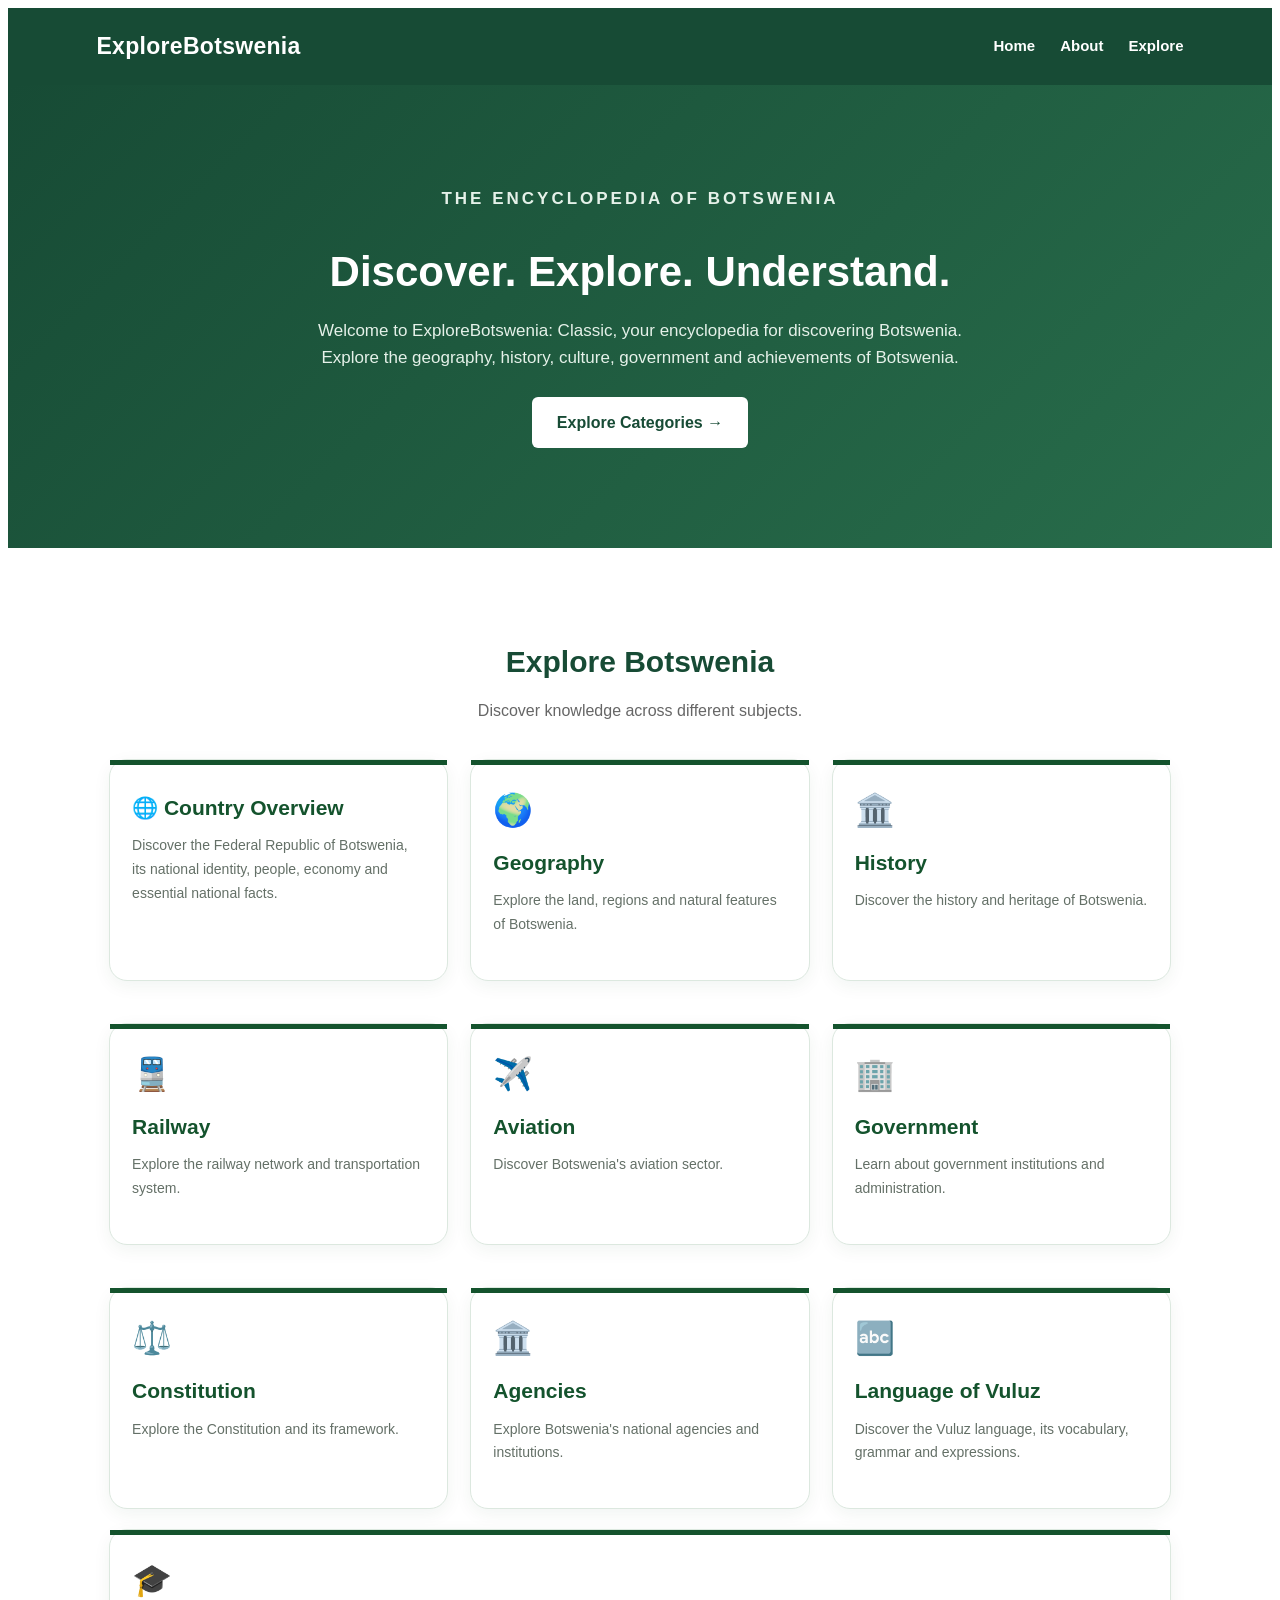
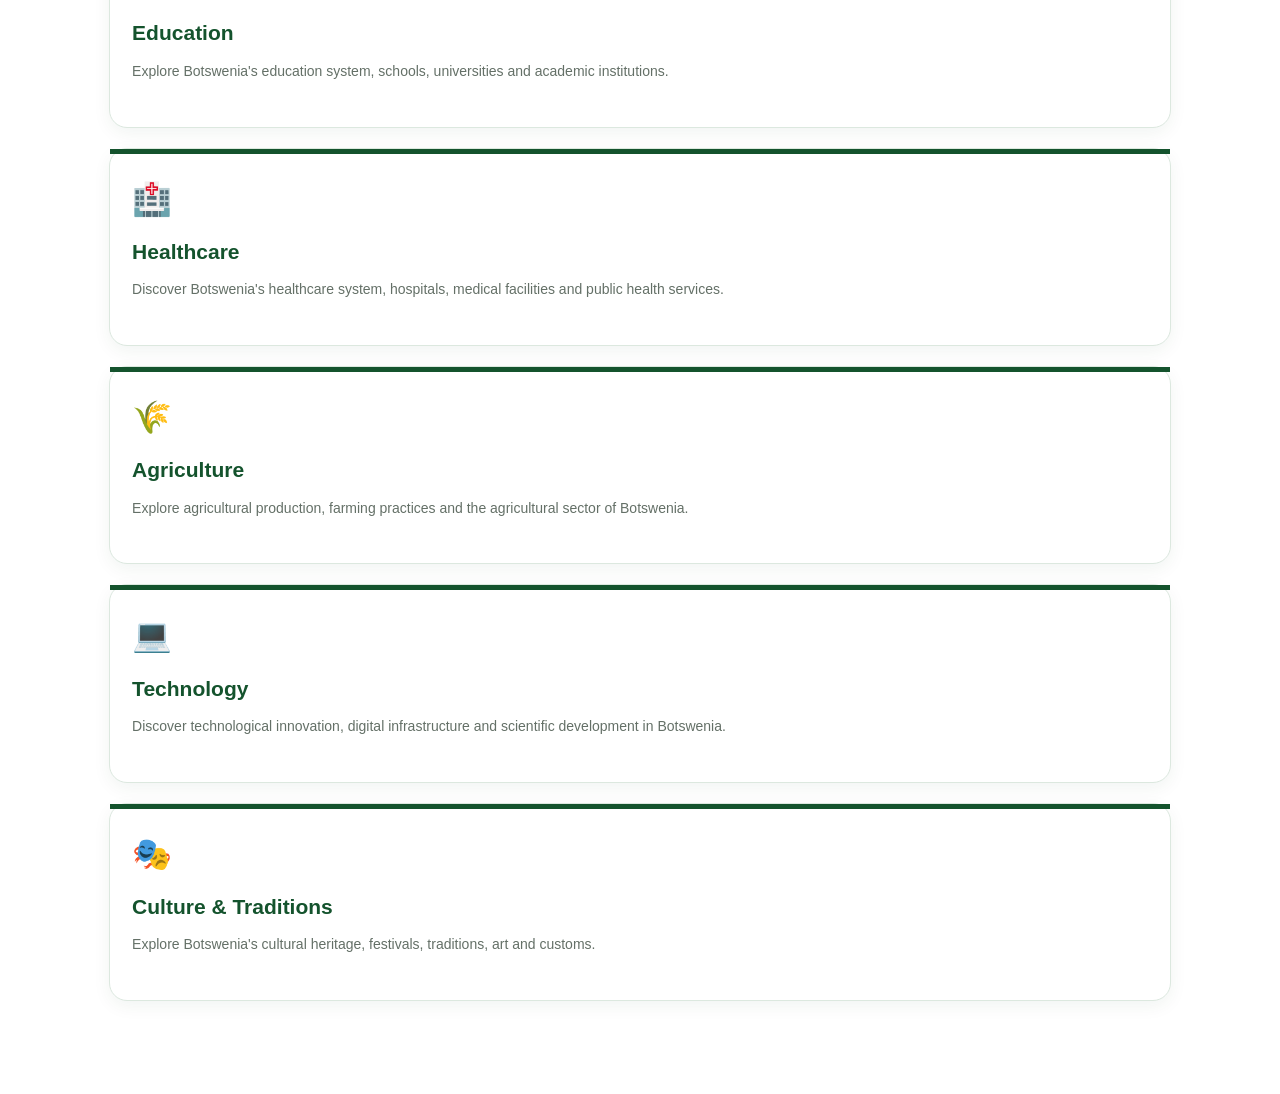
<file: index.html>
<!
<!DOCTYPE html>
<html lang="en">

<head>
    <meta charset="UTF-8">
    <meta name="viewport" content="width=device-width, initial-scale=1.0">

    <title>ExploreBotswenia: Classic</title>

    <meta name="description" content="Explore the Federal Republic of Botswenia.">

    <link rel="stylesheet" href="style.css">
</head>

<body>

    <!-- Navigation Bar -->
    <header class="navbar">

        <div class="logo">ExploreBotswenia</div>

        <nav>
            <a href="index.html">Home</a>
            <a href="#about">About</a>
            <a href="#categories">Explore</a>
        </nav>

    </header>


    <!-- Homepage Hero Section -->
    <section class="hero" id="about">

        <p class="tagline">
            THE ENCYCLOPEDIA OF BOTSWENIA
        </p>

        <h1>Discover. Explore. Understand.</h1>

        <p>
            Welcome to ExploreBotswenia: Classic,
            your encyclopedia for discovering Botswenia.

            Explore the geography, history, culture,
            government and achievements of Botswenia.
        </p>

        <a class="explore-button" href="#categories">
            Explore Categories →
        </a>

    </section>


    
<section class="categories" id="categories">

    <h2>Explore Botswenia</h2>

    <p class="section-description">
        Discover knowledge across different subjects.
    </p>

    <div class="category-grid">



      

<a href="categories/overview.html" class="category-card">
    <h3>🌐 Country Overview</h3>
    <p>
        Discover the Federal Republic of Botswenia,
        its national identity, people, economy and
        essential national facts.
    </p>
</a>


      
        <a href="categories/geography.html" class="category-card">
            <span class="category-icon">🌍</span>
            <h3>Geography</h3>
            <p>Explore the land, regions and natural features of Botswenia.</p>
        </a>

      


        <a href="categories/history.html" class="category-card">
            <span class="category-icon">🏛️</span>
            <h3>History</h3>
            <p>Discover the history and heritage of Botswenia.</p>
        </a>

        <a href="categories/railway.html" class="category-card">
            <span class="category-icon">🚆</span>
            <h3>Railway</h3>
            <p>Explore the railway network and transportation system.</p>
        </a>

        <a href="categories/aviation.html" class="category-card">
            <span class="category-icon">✈️</span>
            <h3>Aviation</h3>
            <p>Discover Botswenia's aviation sector.</p>
        </a>

        <a href="categories/government.html" class="category-card">
            <span class="category-icon">🏢</span>
            <h3>Government</h3>
            <p>Learn about government institutions and administration.</p>
        </a>

        <a href="categories/onstitution.html" class="category-card">
            <span class="category-icon">⚖️</span>
            <h3>Constitution</h3>
            <p>Explore the Constitution and its framework.</p>
        </a>
<a href="categories/agencies.html" class="category-card">
    <span class="category-icon">🏛️</span>
    <h3>Agencies</h3>
    <p>Explore Botswenia's national agencies and institutions.</p>
</a>
      <a href="categories/vuluz.html" class="category-card">
    <span class="category-icon">🔤</span>
    <h3>Language of Vuluz</h3>
    <p>Discover the Vuluz language, its vocabulary, grammar and expressions.</p>
      </a>
    </div>



<a href="categories/education.html" class="category-card">
    <span class="category-icon">🎓</span>
    <h3>Education</h3>
    <p>Explore Botswenia's education system, schools, universities and academic institutions.</p>
</a>

<a href="categories/healthcare.html" class="category-card">
    <span class="category-icon">🏥</span>
    <h3>Healthcare</h3>
    <p>Discover Botswenia's healthcare system, hospitals, medical facilities and public health services.</p>
</a>

<a href="categories/agriculture.html" class="category-card">
    <span class="category-icon">🌾</span>
    <h3>Agriculture</h3>
    <p>Explore agricultural production, farming practices and the agricultural sector of Botswenia.</p>
</a>

<a href="categories/technology.html" class="category-card">
    <span class="category-icon">💻</span>
    <h3>Technology</h3>
    <p>Discover technological innovation, digital infrastructure and scientific development in Botswenia.</p>
</a>

<a href="categories/culture.html" class="category-card">
    <span class="category-icon">🎭</span>
    <h3>Culture & Traditions</h3>
    <p>Explore Botswenia's cultural heritage, festivals, traditions, art and customs.</p>
</a>
</file>
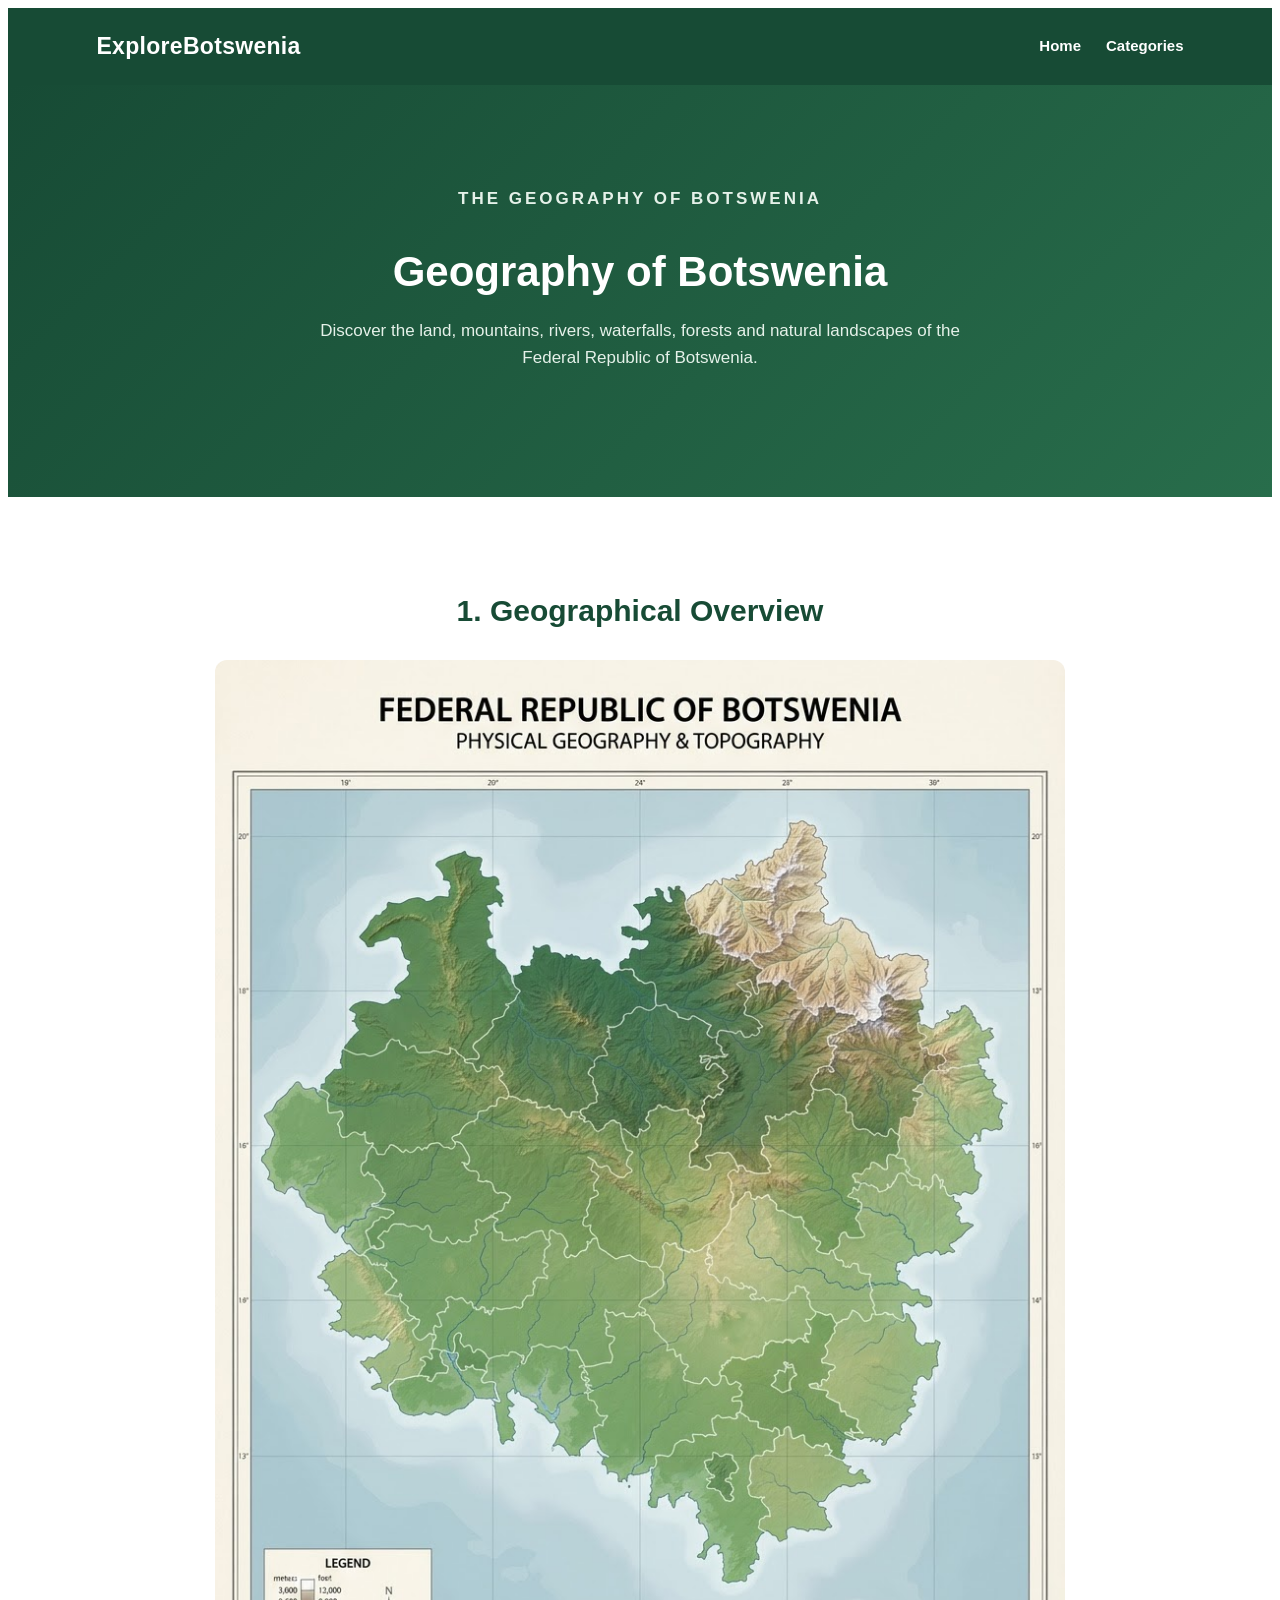
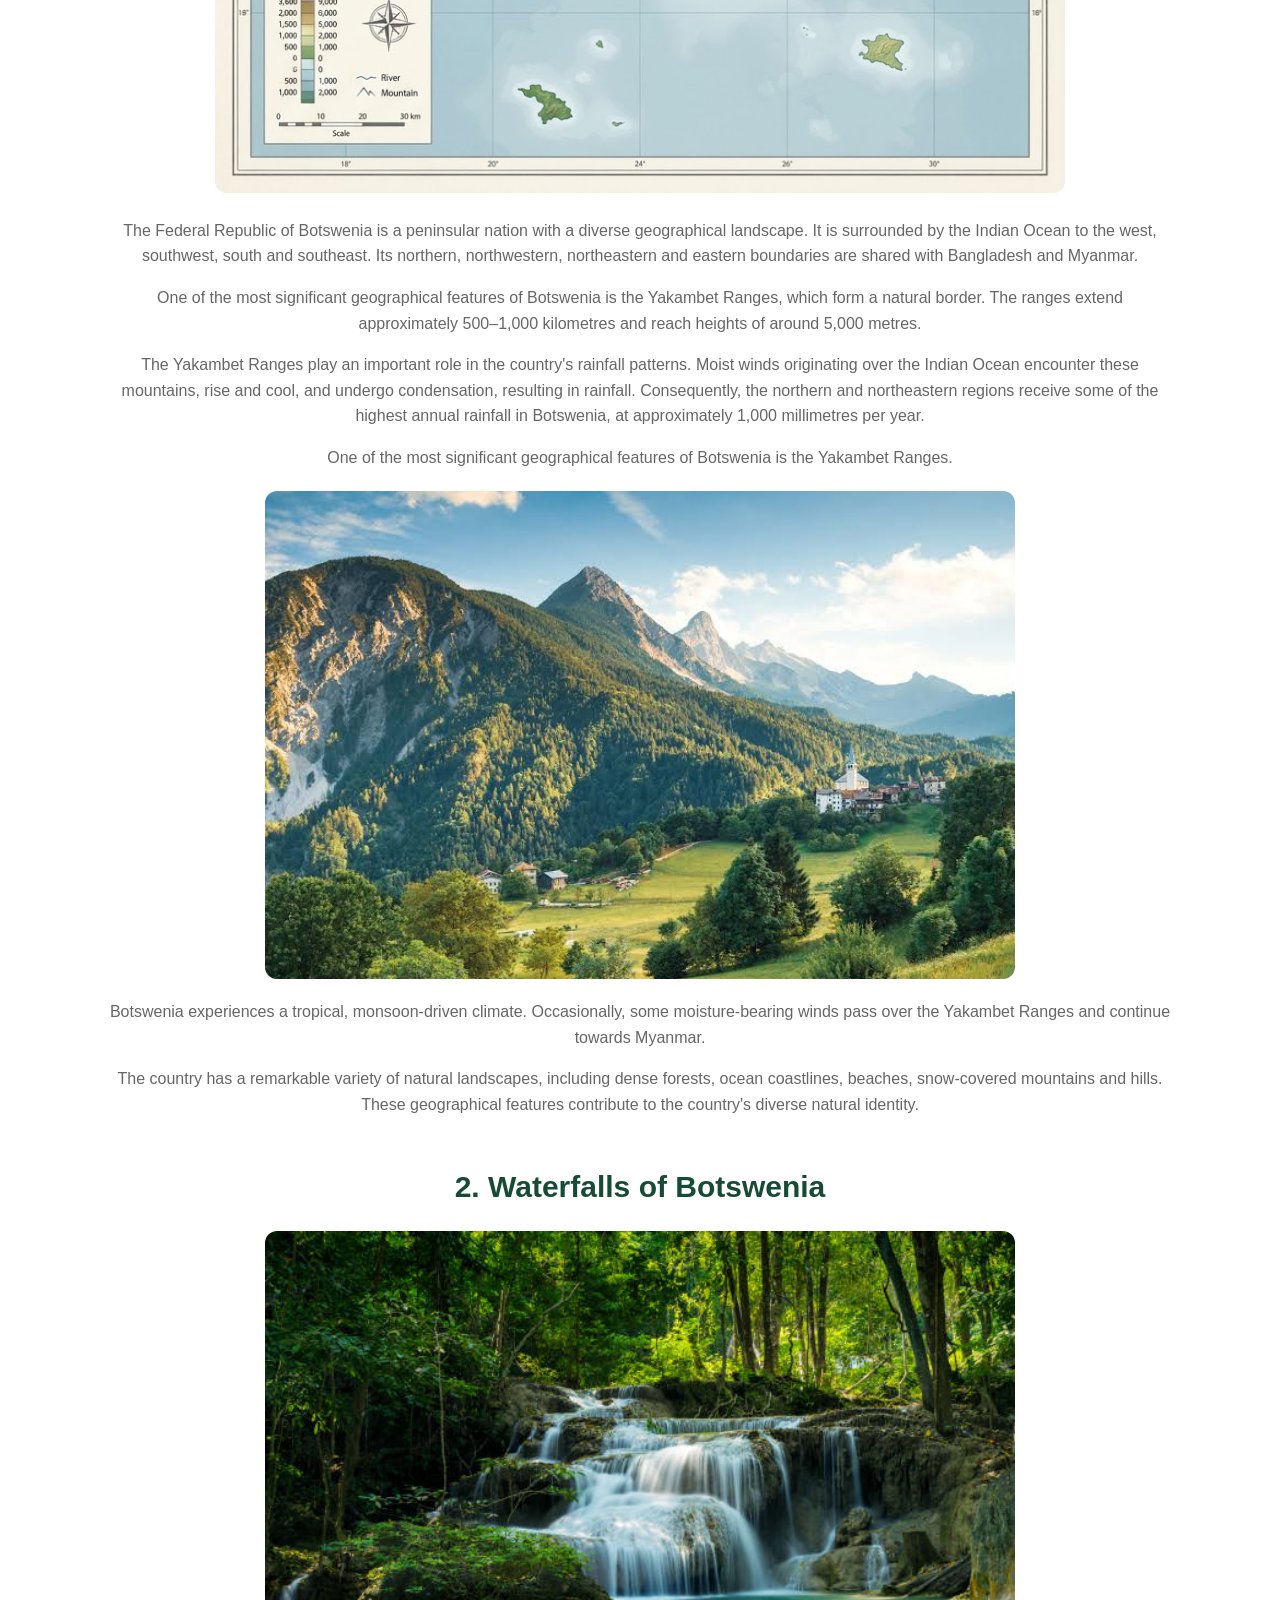
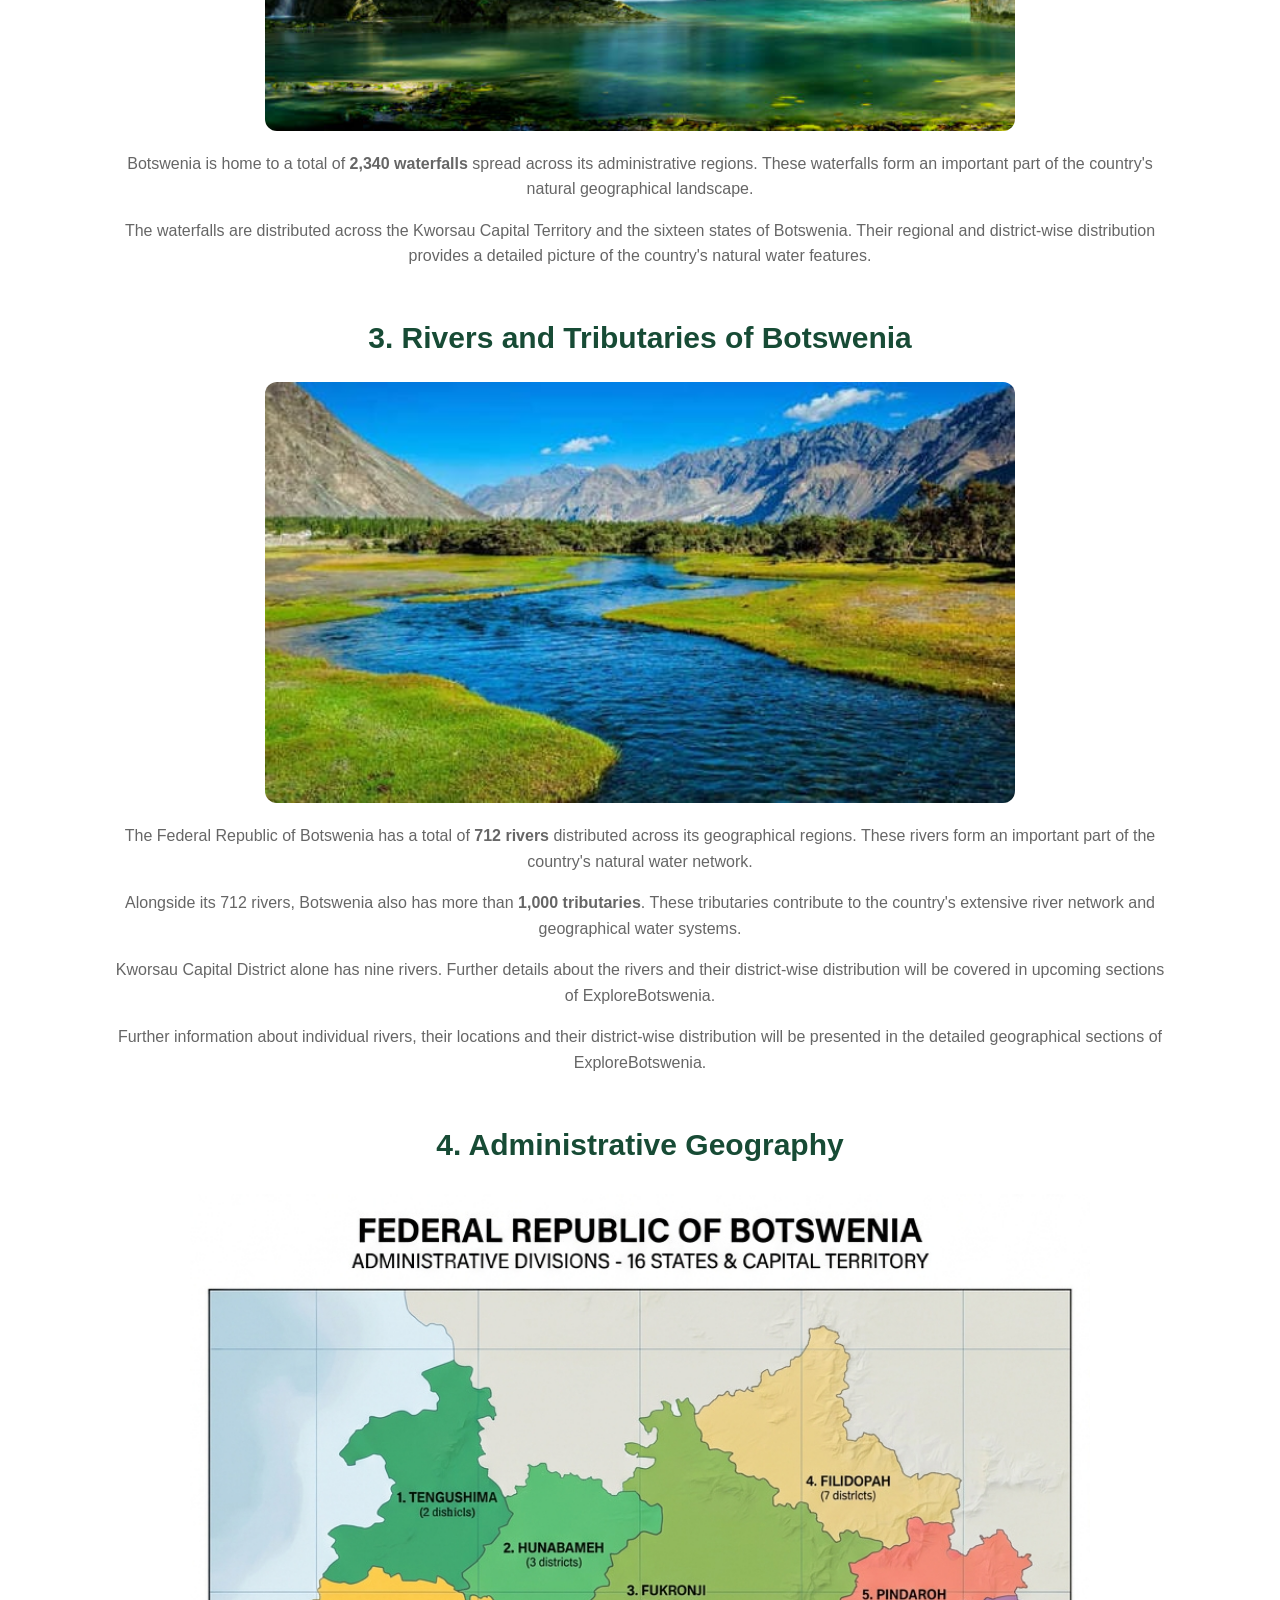
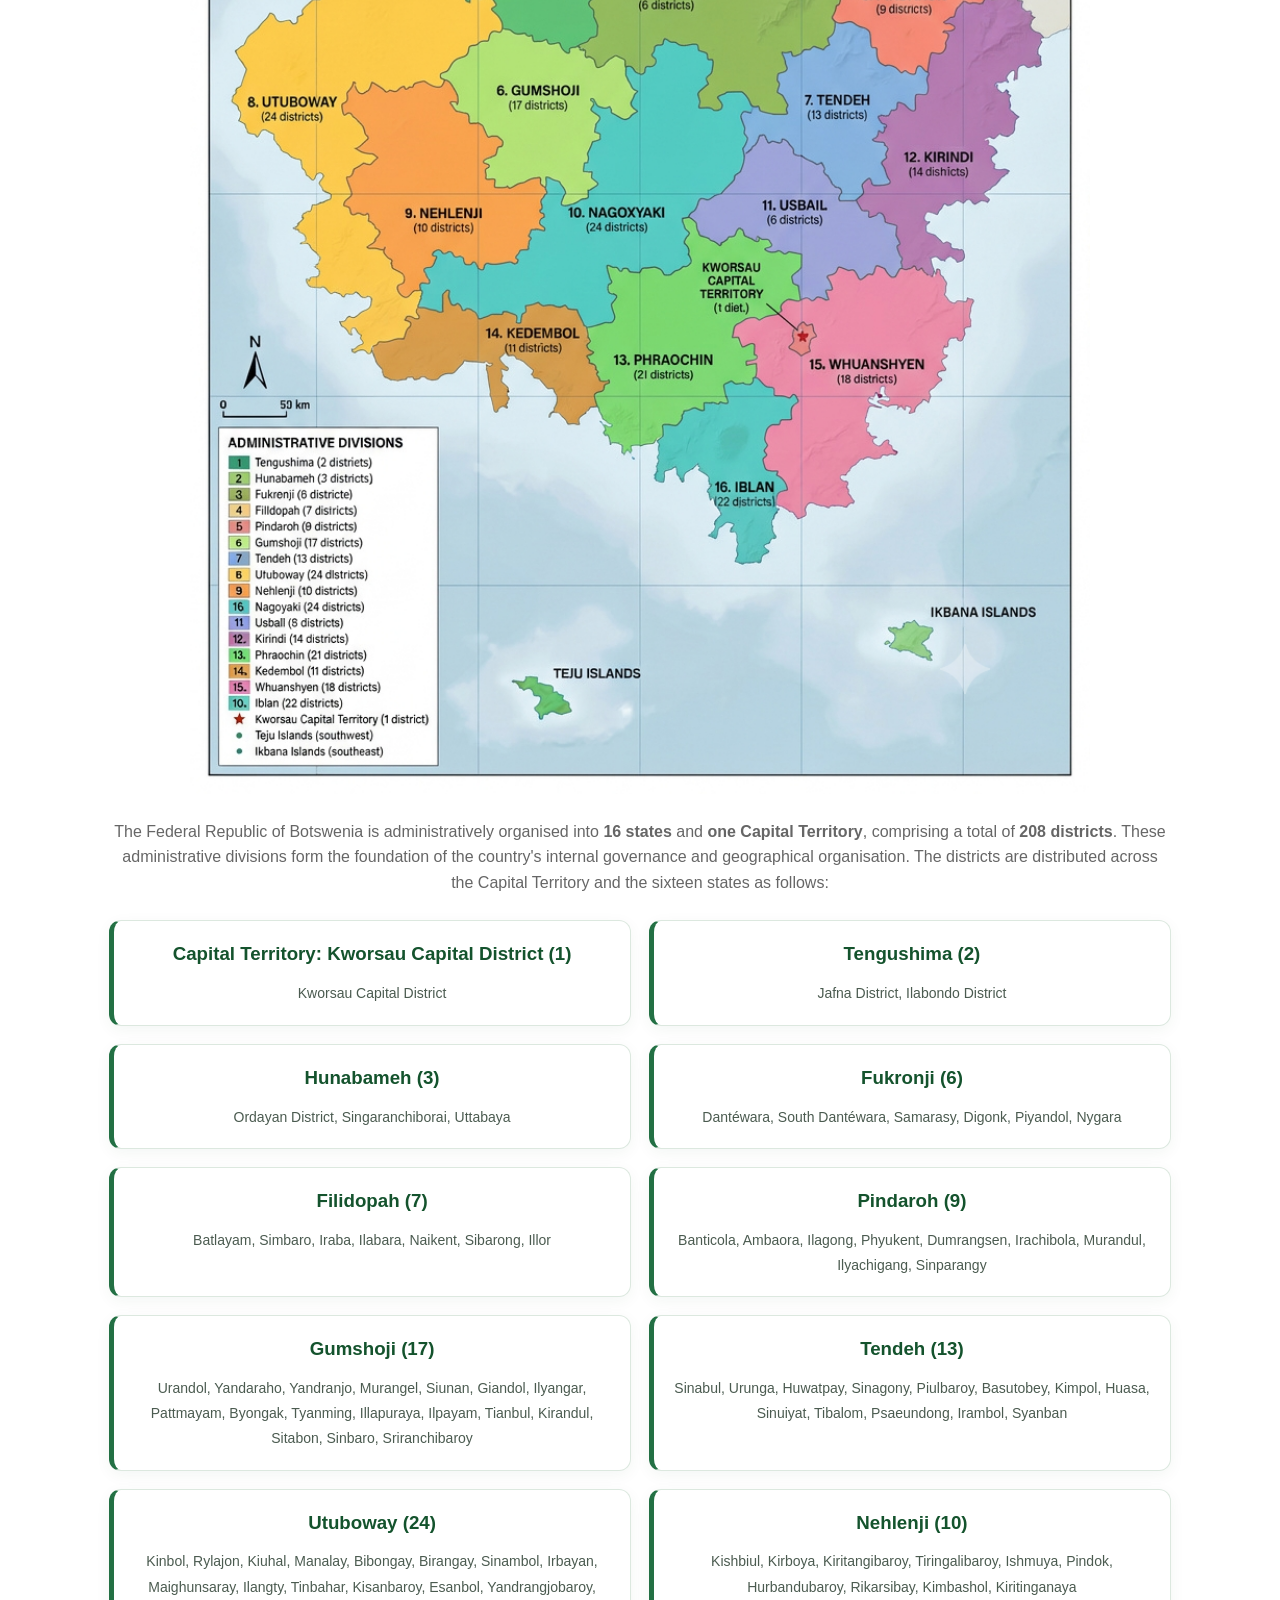
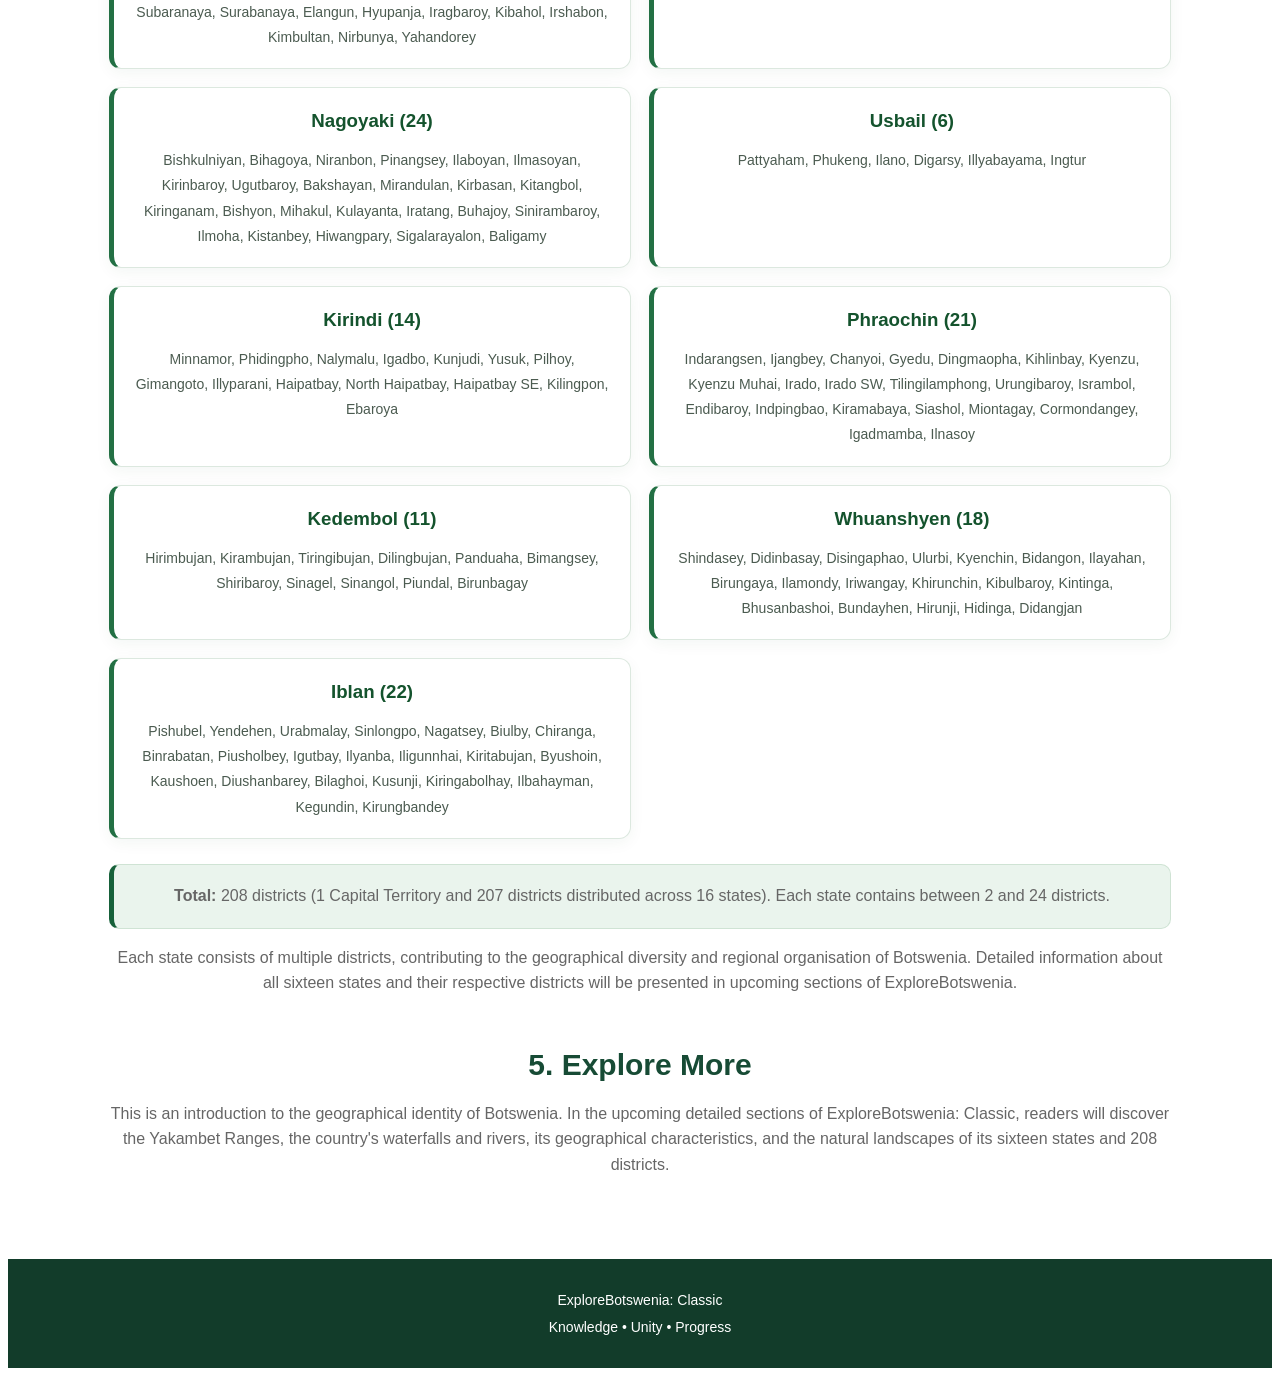
<file: categories/geography.html>
<!
<!DOCTYPE html>
<html lang="en">
<head>
    <meta charset="UTF-8">
    <meta name="viewport" content="width=device-width, initial-scale=1.0">
    <title>Geography of Botswenia | ExploreBotswenia</title>
    <link rel="stylesheet" href="../style.css">
</head>
<body>

    <header class="navbar">
        <div class="logo">ExploreBotswenia</div>
        <nav>
            <a href="../index.html">Home</a>
            <a href="../index.html#categories">Categories</a>
        </nav>
    </header>

    <section class="hero">
        <p class="tagline">THE GEOGRAPHY OF BOTSWENIA</p>
        <h1>Geography of Botswenia</h1>
        <p>
            Discover the land, mountains, rivers,
            waterfalls, forests and natural
            landscapes of the Federal Republic
            of Botswenia.
        </p>
    </section>

    <section class="categories">
        <h2>1. Geographical Overview</h2>

      <img src="../images/1795495618618.jpg"
     alt="Geographical Map of Botswenia"
     style="width:100%; max-width:850px; border-radius:12px; display:block; margin:25px auto;">

        <p class="section-description">
            The Federal Republic of Botswenia is a
            peninsular nation with a diverse
            geographical landscape. It is surrounded
            by the Indian Ocean to the west,
            southwest, south and southeast.
            Its northern, northwestern, northeastern
            and eastern boundaries are shared with
            Bangladesh and Myanmar.
        </p>

        <p class="section-description">
          
          
            One of the most significant geographical
            features of Botswenia is the Yakambet
            Ranges, which form a natural border.
            The ranges extend approximately
            500–1,000 kilometres and reach heights
            of around 5,000 metres.
        </p>

        <p class="section-description">
            The Yakambet Ranges play an important
            role in the country's rainfall patterns.
            Moist winds originating over the Indian
            Ocean encounter these mountains, rise
            and cool, and undergo condensation,
            resulting in rainfall. Consequently,
            the northern and northeastern regions
            receive some of the highest annual
            rainfall in Botswenia, at approximately
            1,000 millimetres per year.

          

       </p>

      <p class="section-description">
    One of the most significant geographical
    features of Botswenia is the Yakambet Ranges.
</p>

<img src="../images/yakambet-ranges.jpg"
     alt="Yakambet Ranges of Botswenia"
     style="width:100%; max-width:750px; border-radius:12px; display:block; margin:20px auto;">

        <p class="section-description">
            Botswenia experiences a tropical,
            monsoon-driven climate. Occasionally,
            some moisture-bearing winds pass over
            the Yakambet Ranges and continue
            towards Myanmar.
        </p>

        <p class="section-description">
            The country has a remarkable variety
            of natural landscapes, including dense
            forests, ocean coastlines, beaches,
            snow-covered mountains and hills.
            These geographical features contribute
            to the country's diverse natural identity.
        </p>

        <h2 style="margin-top:45px;">2. Waterfalls of Botswenia</h2>

      
<img src="../images/waterfalls.jpg"
     alt="Waterfalls of Botswenia"
     style="width:100%; max-width:750px; border-radius:12px; display:block; margin:20px auto;">


        <p class="section-description">
            Botswenia is home to a total of
            <strong>2,340 waterfalls</strong> spread
            across its administrative regions.
            These waterfalls form an important
            part of the country's natural
            geographical landscape.
        </p>

        <p class="section-description">
            The waterfalls are distributed across
            the Kworsau Capital Territory and
            the sixteen states of Botswenia.
            Their regional and district-wise
            distribution provides a detailed
            picture of the country's natural
            water features.
        </p>

        

        
<h2 style="margin-top:45px;">3. Rivers and Tributaries of Botswenia</h2>
<img src="../images/IMG-20261124-WA0002.jpg"
     alt="River of Botswenia"
     width="100%"
     style="max-width:750px; border-radius:12px; margin:20px auto; display:block;">

<p class="section-description">
    The Federal Republic of Botswenia has a
    total of <strong>712 rivers</strong>
    distributed across its geographical regions.
    These rivers form an important part of the
    country's natural water network.
</p>

<p class="section-description">
    Alongside its 712 rivers, Botswenia also
    has more than <strong>1,000 tributaries</strong>.
    These tributaries contribute to the
    country's extensive river network and
    geographical water systems.
</p>

<p class="section-description">
    Kworsau Capital District alone has
    nine rivers. Further details about the
    rivers and their district-wise distribution
    will be covered in upcoming sections
    of ExploreBotswenia.
</p>

        <p class="section-description">
            Further information about individual
            rivers, their locations and their
            district-wise distribution will be
            presented in the detailed geographical
            sections of ExploreBotswenia.
        </p>

  

      
<h2 style="margin-top:45px;">4. Administrative Geography</h2>

      
<img src="../images/1795496316336.png"
     alt="Administrative Map showing all 16 States of Botswenia"
     style="width:100%; max-width:900px; border-radius:12px; display:block; margin:25px auto;">

      
<p class="section-description">
    The Federal Republic of Botswenia is
    administratively organised into
    <strong>16 states</strong> and
    <strong>one Capital Territory</strong>,
    comprising a total of
    <strong>208 districts</strong>.
    These administrative divisions form
    the foundation of the country's
    internal governance and geographical
    organisation. The districts are
    distributed across the Capital Territory
    and the sixteen states as follows:
</p>



<div class="state-list">

    <div class="state-item">
        <h3>Capital Territory: Kworsau Capital District (1)</h3>
        <p>Kworsau Capital District</p>
    </div>

    <div class="state-item">
        <h3>Tengushima (2)</h3>
        <p>Jafna District, Ilabondo District</p>
    </div>

    <div class="state-item">
        <h3>Hunabameh (3)</h3>
        <p>Ordayan District, Singaranchiborai, Uttabaya</p>
    </div>

    <div class="state-item">
        <h3>Fukronji (6)</h3>
        <p>Dantéwara, South Dantéwara, Samarasy, Digonk, Piyandol, Nygara</p>
    </div>

    <div class="state-item">
        <h3>Filidopah (7)</h3>
        <p>Batlayam, Simbaro, Iraba, Ilabara, Naikent, Sibarong, Illor</p>
    </div>

    <div class="state-item">
        <h3>Pindaroh (9)</h3>
        <p>Banticola, Ambaora, Ilagong, Phyukent, Dumrangsen, Irachibola, Murandul, Ilyachigang, Sinparangy</p>
    </div>

    <div class="state-item">
        <h3>Gumshoji (17)</h3>
        <p>Urandol, Yandaraho, Yandranjo, Murangel, Siunan, Giandol, Ilyangar, Pattmayam, Byongak, Tyanming, Illapuraya, Ilpayam, Tianbul, Kirandul, Sitabon, Sinbaro, Sriranchibaroy</p>
    </div>

    <div class="state-item">
        <h3>Tendeh (13)</h3>
        <p>Sinabul, Urunga, Huwatpay, Sinagony, Piulbaroy, Basutobey, Kimpol, Huasa, Sinuiyat, Tibalom, Psaeundong, Irambol, Syanban</p>
    </div>

    <div class="state-item">
        <h3>Utuboway (24)</h3>
        <p>Kinbol, Rylajon, Kiuhal, Manalay, Bibongay, Birangay, Sinambol, Irbayan, Maighunsaray, Ilangty, Tinbahar, Kisanbaroy, Esanbol, Yandrangjobaroy, Subaranaya, Surabanaya, Elangun, Hyupanja, Iragbaroy, Kibahol, Irshabon, Kimbultan, Nirbunya, Yahandorey</p>
    </div>

    <div class="state-item">
        <h3>Nehlenji (10)</h3>
        <p>Kishbiul, Kirboya, Kiritangibaroy, Tiringalibaroy, Ishmuya, Pindok, Hurbandubaroy, Rikarsibay, Kimbashol, Kiritinganaya</p>
    </div>

    <div class="state-item">
        <h3>Nagoyaki (24)</h3>
        <p>Bishkulniyan, Bihagoya, Niranbon, Pinangsey, Ilaboyan, Ilmasoyan, Kirinbaroy, Ugutbaroy, Bakshayan, Mirandulan, Kirbasan, Kitangbol, Kiringanam, Bishyon, Mihakul, Kulayanta, Iratang, Buhajoy, Sinirambaroy, Ilmoha, Kistanbey, Hiwangpary, Sigalarayalon, Baligamy</p>
    </div>

    <div class="state-item">
        <h3>Usbail (6)</h3>
        <p>Pattyaham, Phukeng, Ilano, Digarsy, Illyabayama, Ingtur</p>
    </div>

    <div class="state-item">
        <h3>Kirindi (14)</h3>
        <p>Minnamor, Phidingpho, Nalymalu, Igadbo, Kunjudi, Yusuk, Pilhoy, Gimangoto, Illyparani, Haipatbay, North Haipatbay, Haipatbay SE, Kilingpon, Ebaroya</p>
    </div>

    <div class="state-item">
        <h3>Phraochin (21)</h3>
        <p>Indarangsen, Ijangbey, Chanyoi, Gyedu, Dingmaopha, Kihlinbay, Kyenzu, Kyenzu Muhai, Irado, Irado SW, Tilingilamphong, Urungibaroy, Isrambol, Endibaroy, Indpingbao, Kiramabaya, Siashol, Miontagay, Cormondangey, Igadmamba, Ilnasoy</p>
    </div>

    <div class="state-item">
        <h3>Kedembol (11)</h3>
        <p>Hirimbujan, Kirambujan, Tiringibujan, Dilingbujan, Panduaha, Bimangsey, Shiribaroy, Sinagel, Sinangol, Piundal, Birunbagay</p>
    </div>

    <div class="state-item">
        <h3>Whuanshyen (18)</h3>
        <p>Shindasey, Didinbasay, Disingaphao, Ulurbi, Kyenchin, Bidangon, Ilayahan, Birungaya, Ilamondy, Iriwangay, Khirunchin, Kibulbaroy, Kintinga, Bhusanbashoi, Bundayhen, Hirunji, Hidinga, Didangjan</p>
    </div>

    <div class="state-item">
        <h3>Iblan (22)</h3>
        <p>Pishubel, Yendehen, Urabmalay, Sinlongpo, Nagatsey, Biulby, Chiranga, Binrabatan, Piusholbey, Igutbay, Ilyanba, Iligunnhai, Kiritabujan, Byushoin, Kaushoen, Diushanbarey, Bilaghoi, Kusunji, Kiringabolhay, Ilbahayman, Kegundin, Kirungbandey</p>
    </div>

</div>

<p class="official-note">
    <strong>Total:</strong> 208 districts
    (1 Capital Territory and 207 districts
    distributed across 16 states).
    Each state contains between 2 and 24 districts.
</p>


<p class="section-description">
    Each state consists of multiple districts,
    contributing to the geographical diversity
    and regional organisation of Botswenia.
    Detailed information about all sixteen
    states and their respective districts
    will be presented in upcoming sections
    of ExploreBotswenia.
</p>


<p>


        <h2 style="margin-top:45px;">5. Explore More</h2>


  

        <p class="section-description">
            This is an introduction to the
            geographical identity of Botswenia.
            In the upcoming detailed sections of
            ExploreBotswenia: Classic, readers
            will discover the Yakambet Ranges,
            the country's waterfalls and rivers,
            its geographical characteristics,
            and the natural landscapes of its
            sixteen states and 208 districts.
        </p>

    </section>

    <footer>
        <p>ExploreBotswenia: Classic</p>
        <p>Knowledge • Unity • Progress</p>
    </footer>

</body>
</html>
</file>
<file: style.css>
/
/* =================================
   ExploreBotswenia: Classic
   Main Stylesheet
================================= */

* {
    margin: 0;
    padding: 0;
    box-sizing: border-box;
}

html {
    scroll-behavior: smooth;
}

body {
    font-family: Arial, sans-serif;
    background-color: #ffffff;
    color: #183d2b;
    line-height: 1.6;
}

/* Navigation Bar */

.navbar {
    background-color: #174b35;
    color: #ffffff;
    padding: 20px 7%;
    display: flex;
    justify-content: space-between;
    align-items: center;
    flex-wrap: wrap;
    gap: 15px;
}

.logo {
    font-size: 23px;
    font-weight: bold;
    letter-spacing: 0.3px;
}

nav {
    display: flex;
    gap: 25px;
}

nav a {
    color: #ffffff;
    text-decoration: none;
    font-size: 15px;
    font-weight: bold;
}

nav a:hover {
    color: #c9e8d4;
}

/* Hero Section */

.hero {
    background: linear-gradient(
        135deg,
        #174b35,
        #286d4b
    );
    color: #ffffff;
    padding: 100px 8%;
    text-align: center;
}

.tagline {
    color: #c9e8d4;
    font-size: 13px;
    font-weight: bold;
    letter-spacing: 3px;
    margin-bottom: 20px;
}

.hero h1 {
    color: #ffffff;
    font-size: 42px;
    margin-bottom: 20px;
    line-height: 1.2;
}

.hero p {
    color: #e5f1e9;
    font-size: 17px;
    max-width: 650px;
    margin: 0 auto 25px;
}

/* Explore Button */

.explore-button {
    display: inline-block;
    background-color: #ffffff;
    color: #174b35;
    padding: 13px 25px;
    border-radius: 6px;
    text-decoration: none;
    font-weight: bold;
    transition: 0.3s;
}

.explore-button:hover {
    background-color: #dcefe3;
    transform: translateY(-2px);
}

/* Categories Section */

.categories {
    padding: 65px 8%;
    text-align: center;
    background-color: #ffffff;
}

.categories h2 {
    color: #174b35;
    font-size: 30px;
    margin-bottom: 12px;
}

.categories p {
    color: #666666;
    font-size: 16px;
}

/* Footer */

footer {
    background-color: #123c2a;
    color: #ffffff;
    text-align: center;
    padding: 25px 15px;
}

footer p {
    margin: 5px;
    font-size: 14px;
}

/* Mobile Responsive Design */

@media (max-width: 600px) {

    .navbar {
        flex-direction: column;
        text-align: center;
    }

    nav {
        gap: 18px;
    }

    .hero {
        padding: 75px 6%;
    }

    .hero h1 {
        font-size: 32px;
    }

    .hero p {
        font-size: 15px;
    }

    .categories {
        padding: 50px 6%;
    }

}
/* Category Cards */

.section-description {
    color: #666;
    margin-top: 10px;
}

.category-grid {
    display: grid;
    grid-template-columns: repeat(3, minmax(0, 1fr));
    gap: 22px;
    margin-top: 35px;
}

.category-card {
    display: block;
    text-align: left;
    text-decoration: none;
    color: #183d2b;
    background: #fff;
    border: 1px solid #dce8df;
    border-radius: 12px;
    padding: 25px;
    box-shadow: 0 5px 18px rgba(20,60,40,.06);
    transition: .2s;
}

.category-card:hover {
    transform: translateY(-4px);
    box-shadow: 0 10px 25px rgba(20,60,40,.12);
}

.category-icon {
    display: block;
    font-size: 32px;
    margin-bottom: 12px;
}

.category-card h3 {
    color: #174b35;
    font-size: 20px;
    margin-bottom: 8px;
}

.category-card p {
    color: #5b665f;
    font-size: 14px;
    margin: 0;
    line-height: 1.5;
}

@media(max-width:700px) {
    .category-grid {
        grid-template-columns: repeat(2, minmax(0, 1fr));
    }
}

@media(max-width:420px) {
    .category-grid {
        grid-template-columns: 1fr;
    }
}


/* ===== PREMIUM CATEGORY CARDS ===== */

.category-card {
    background: #ffffff;
    border: 1px solid #dce8df;
    border-radius: 18px;
    padding: 25px 22px;
    text-align: left;
    box-shadow: 0 5px 18px rgba(20, 70, 40, 0.06);
    transition: transform 0.25s ease, box-shadow 0.25s ease;
    position: relative;
    overflow: hi
/* ===== GEOGRAPHY PAGE DESIGN ===== */

.geo-section {
    background: #ffffff;
    padding: 25px;
    margin: 28px 0;
    border: 1px solid #dce8df;
    border-left: 5px solid #14532d;
    border-radius: 14px;
    box-shadow: 0 5px 18px rgba(20, 70, 40, 0.05);
}

.geo-section h2 {
    color: #14532d;
    font-size: 25px;
    margin-bottom: 16px;
    padding-bottom: 10px;
    border-bottom: 2px solid #e1ece4;
}

.geo-section h3 {
    color: #237044;
    font-size: 19px;
    margin-top: 22px;
    margin-bottom: 10px;
}

.geo-section p {
    color: #4b5b50;
    font-size: 15px;
    line-height: 1.85;
    margin-bottom: 14px;
}

.geo-section img {
    width: 100%;
    max-width: 850px;
    height: auto;
    display: block;
    margin: 22px auto;
    border-radius: 14px;
    box-shadow: 0 6px 18px rgba(0, 0, 0, 0.12);
}

.geo-hero {
    background: linear-gradient(135deg, #103d27, #287447);
    color: #ffffff;
    padding: 38px 24px;
    border-radius: 18px;
    margin-bottom: 28px;
    text-align: center;
}

.geo-hero h1 {
    color: #ffffff;
    font-size: 32px;
    margin-bottom: 12px;
}

.geo-hero p {
    color: #e3f1e7;
    line-height: 1.8;
    font-size: 15px;
}

@media (max-width: 600px) {
    .geo-section {
        padding: 19px;
        margin: 20px 0;
    }

    .geo-section h2 {
        font-size: 22px;
    }

    .geo-hero h1 {
        font-size: 27px;
    }
}
dden;
}

.category-card::before {
    content: "";
    position: absolute;
    top: 0;
    left: 0;
    width: 100%;
    height: 5px;
    background: #14532d;
}

.category-card:hover {
    transform: translateY(-6px);
    box-shadow: 0 12px 26px rgba(20, 70, 40, 0.13);
}

.category-card h3 {
    color: #14532d;
    font-size: 21px;
    font-weight: 700;
    margin: 8px 0 12px;
    line-height: 1.4;
}

.category-card p {
    color: #647067;
    font-size: 14px;
    line-height: 1.7;
    margin-bottom: 18px;
}

.category-card a {
    display: inline-block;
    color: #14532d;
    font-weight: 700;
    font-size: 14px;
    text-decoration: none;
    border-bottom: 2px solid #b5d2bd;
    padding-bottom: 4px;
    transition: color 0.2s ease;
}

.category-card a:hover {
    color: #22834a;
    border-color: #22834a;
}


/* ===== COUNTRY OVERVIEW PREMIUM DESIGN ===== */

.overview-page {
    max-width: 1150px;
    margin: 35px auto;
    padding: 20px;
}

.overview-hero {
    background: linear-gradient(135deg, #103d27, #287447);
    color: white;
    padding: 55px 25px;
    border-radius: 22px;
    text-align: center;
    margin-bottom: 35px;
    box-shadow: 0 10px 28px rgba(20, 70, 40, 0.15);
}

.overview-hero h1 {
    color: white;
    font-size: 36px;
    margin-bottom: 15px;
}

.overview-hero p {
    color: #e3f1e7;
    font-size: 16px;
    line-height: 1.8;
    max-width: 750px;
    margin: auto;
}

.geo-section {
    background: #ffffff;
    padding: 30px;
    margin: 30px 0;
    border: 1px solid #dce8df;
    border-radius: 18px;
    box-shadow: 0 6px 22px rgba(20, 70, 40, 0.06);
    transition: transform 0.25s ease,
                box-shadow 0.25s ease;
}

.geo-section:hover {
    transform: translateY(-3px);
    box-shadow: 0 12px 28px rgba(20, 70, 40, 0.10);
}

.geo-section h2 {
    color: #14532d;
    font-size: 26px;
    padding-bottom: 13px;
    margin-bottom: 20px;
    border-bottom: 2px solid #e1ece4;
}

.geo-section h3 {
    color: #237044;
    font-size: 19px;
    margin: 25px 0 12px;
}

.geo-section p,
.geo-section li {
    color: #4b5b50;
    font-size: 15px;
    line-height: 1.9;
}

.geo-section ul,
.geo-section ol {
    padding-left: 25px;
}

.geo-section li {
    margin-bottom: 8px;
}

.geo-section img {
    max-width: 100%;
    height: auto;
    border-radius: 14px;
    box-shadow: 0 7px 20px rgba(0, 0, 0, 0.10);
}

@media (max-width: 600px) {
    .overview-page {
        padding: 13px;
    }

    .overview-hero {
        padding: 38px 18px;
    }

    .overview-hero h1 {
        font-size: 28px;
    }

    .geo-section {
        padding: 21px;
        margin: 20px 0;
    }

    .geo-section h2 {
        font-size: 22px;
    }
}


.state-list {
    display: grid;
    grid-template-columns: repeat(2, 1fr);
    gap: 18px;
    margin-top: 25px;
}

.state-item {
    background: #ffffff;
    border: 1px solid #dce8df;
    border-left: 5px solid #237044;
    border-radius: 12px;
    padding: 18px;
    box-shadow: 0 4px 15px rgba(20, 70, 40, 0.05);
}

.state-item h3 {
    color: #14532d;
    fon
/* ===== RAILWAY ZONE CARDS ===== */

.railway-zone-grid {
    display: grid;
    grid-template-columns: repeat(2, minmax(0, 1fr));
    gap: 20px;
    margin: 25px 0;
}

.railway-zone-card {
    background: linear-gradient(145deg, #ffffff, #f4f9f5);
    border: 1px solid #d8e8dc;
    border-top: 5px solid #237447;
    border-radius: 16px;
    padding: 22px;
    box-shadow: 0 5px 18px rgba(20, 70, 40, 0.07);
    transition: transform 0.25s ease,
                box-shadow 0.25s ease;
}

.railway-zone-card:hover {
    transform: translateY(-5px);
    box-shadow: 0 12px 25px rgba(20, 70, 40, 0.13);
}

.railway-zone-card h3 {
    color: #14532d;
    font-size: 19px;
    margin: 0 0 12px;
}

.division-count {
    display: inline-block;
    background: #e3f1e7;
    color: #17613a;
    padding: 6px 12px;
    border-radius: 20px;
    font-size: 12px;
    font-weight: bold;
    margin-bottom: 12px;
}

.railway-zone-card p {
    color: #4b5b50;
    font-size: 14px;
    line-height: 1.8;
    margin: 0;
}


/* ===== METRO CITY CARDS ===== */

.metro-city-grid {
    display: grid;
    grid-template-columns: repeat(3, minmax(0, 1fr));
    gap: 18px;
    margin: 25px 0;
}

.metro-city-card {
    background: linear-gradient(145deg, #ffffff, #f1f7f3);
    border: 1px solid #d8e8dc;
    border-radius: 16px;
    padding: 24px 18px;
    text-align: center;
    box-shadow: 0 5px 18px rgba(20, 70, 40, 0.07);
    transition: 0.25s ease;
}

.metro-city-card:hover {
    transform: translateY(-5px);
    box-shadow: 0 12px 25px rgba(20, 70, 40, 0.13);
}

.metro-number {
    display: inline-flex;
    align-items: center;
    justify-content: center;
    width: 42px;
    height: 42px;
    border-radius: 50%;
    background: #17613a;
    color: white;
    font-size: 14px;
    font-weight: bold;
    margin-bottom: 12px;
}

.metro-city-card h3 {
    color: #14532d;
    font-size: 19px;
    margin: 5px 0 10px;
}

.metro-city-card p {
    color: #647568;
    font-size: 13px;
    line-height: 1.6;
    margin: 0;
}


/* ===== METRO EXPANSION CARDS ===== */

.metro-expansion-grid {
    display: grid;
    grid-template-columns: repeat(3, minmax(0, 1fr));
    gap: 18px;
    margin-top: 22px;
}

.metro-expansion-card {
    background: #f5f9f6;
    border: 1px solid #dce8df;
    border-radius: 15px;
    padding: 22px 18px;
    text-align: center;
    transition: 0.25s ease;
}

.metro-expansion-card:hover {
    transform: translateY(-4px);
    box-shadow: 0 8px 20px rgba(20, 70, 40, 0.09);
}

.metro-expansion-number {
    display: block;
    color: #17613a;
    font-size: 32px;
    font-weight: bold;
    margin-bottom: 10px;
}

.metro-expansion-card h3 {
    color: #14532d;
    font-size: 17px;
    margin: 8px 0;
}

.metro-expansion-card p {
    color: #647568;
    font-size: 13px;
    line-height: 1.7;
    margin: 0;
}


/* ===== RESPONSIVE DESIGN ===== */

@media (max-width: 650px) {

    .railway-zone-grid {
        grid-template-columns: 1fr;
    }

    .metro-city-grid {
        grid-template-columns: repeat(2, minmax(0, 1fr));
    }

    .metro-expansion-grid {
        grid-template-columns: 1fr;
    }

    .railway-zone-card {
        padding: 19px;
    }
}

@media (max-width: 380px) {

    .metro-city-grid {
        grid-template-columns: 1fr;
    }

}
t-size: 17px;
    margin: 0 0 12px;
}

.state-item p {
    color: #4b5b50;
    font-size: 14px;
    line-height: 1.8;
    margin: 0;
}

@media (max-width: 650px) {
    .state-list {
        grid-template-columns: 1fr;
    }
}

/* ===== RAILWAY ZONES & METRO STYLING ===== */

.geo-section h3 {
    color: #17613a;
    font-size: 19px;
    margin: 25px 0 10px;
}

.geo-section h3 + p {
    background: #f5f9f6;
    border-left: 4px solid #287447;
    padding: 14px 17px;
    border-radius: 8px;
    margin-bottom: 18px;
}

/* Railway summary note */

.official-note {
    background: #eaf4ed;
    border: 1px solid #cfe3d4;
    border-left: 5px solid #17613a;
    border-radius: 10px;
    padding: 17px 20px;
    color: #174b2d;
    line-height: 1.8;
    margin-top: 25px;
}

/* Metro city list */

.geo-section ul {
    padding-left: 25px;
}

.geo-section ul li {
    padding: 7px 0;
    color: #405548;
    line-height: 1.7;
}

/* Section hover effect */

.geo-section {
    transition: transform 0.25s ease,
                box-shadow 0.25s ease;
}

.geo-section:hover {
    transform: translateY(-3px);
    box-shadow: 0 12px 28px rgba(20, 70, 40, 0.10);
}

/* Mobile layout */

@media (max-width: 600px) {
    .geo-section h3 {
        font-size: 18px;
    }

    .geo-section h3 + p {
        padding: 12px 14px;
    }

    .official-note {
        padding: 14px 16px;
    }
}


.railway-zone-card {
    background: #f1f8f3 !important;
    border: 1px solid #c8dfce !important;
    border-top: 5px solid #17613a !important;
    border-radius: 16px !important;
    padding: 22px !important;
    margin-bottom: 18px !important;
    box-shadow: 0 5px 18px rgba(20, 70, 40, 0.10) !important;
}

.railway-zone-card h3 {
    color: #14532d !important;
}

.division-count {
    display: inline-block !important;
    background: #dcefe2 !important;
    color: #14532d !important;
    padding: 6px 12px !important;
    border-radius: 20px !important;
    font-weight: bold !important;
}

.metro-city-card,
.metro-expansion-card {
    background: #f1f8f3 !important;
    border: 1px solid #c8dfce !important;
    border-radius: 16px !important;
    padding: 22px !important;
    margin-bottom: 15px !important;
    box-shadow: 0 5px 18px rgba(20, 70, 40, 0.10) !important;
}

/* =================================
   RAILWAY ZONE CARDS
================================= */

.railway-zone-grid {
    display: grid;
    grid-template-columns: repeat(2, minmax(0, 1fr));
    gap: 22px;
    margin-top: 28px;
}

.railway-zone-card {
    position: relative;
    background: linear-gradient(145deg, #ffffff, #f2f8f3);
    border: 1px solid #d5e5d9;
    border-radius: 18px;
    padding: 25px;
    box-shadow: 0 7px 20px rgba(20, 70, 40, 0.08);
    overflow: hidden;
    transition: 0.3s ease;
}

.railway-zone-card::before {
    content: "";
    position: absolute;
    top: 0;
    left: 0;
    width: 100%;
    height: 5px;
    background: linear-gradient(90deg, #14532d, #65a879);
}

.railway-zone-card:hover {
    transform: translateY(-6px);
    box-shadow: 0 14px 28px rgba(20, 70, 40, 0.15);
    border-color: #8fbea0;
}

.railway-zone-card h3 {
    color: #14532d;
    font-size: 19px;
    margin: 8px 0 14px;
}

.division-count {
    display: inline-block;
    background: #dcefe2;
    color: #14532d;
    padding: 7px 13px;
    border-radius: 30px;
    font-size: 12px;
    font-weight: bold;
    letter-spacing: 0.4px;
}

.railway-zone-card p {
    color: #526458;
    font-size: 14px;
    line-height: 1.9;
    margin-top: 17px;
}


/* =================================
   METRO CITY CARDS
================================= */

.metro-city-grid {
    display: grid;
    grid-template-columns: repeat(3, minmax(0, 1fr));
    gap: 20px;
    margin: 25px 0 35px;
}

.metro-city-card {
    background: linear-gradient(145deg, #ffffff, #eef7f0);
    border: 1px solid #d4e5d8;
    border-radius: 18px;
    padding: 24px 18px;
    text-align: center;
    box-shadow: 0 6px 18px rgba(20, 70, 40, 0.08);
    transition: 0.3s ease;
}

.metro-city-card:hover {
    transform: translateY(-5px);
    box-shadow: 0 12px 25px rgba(20, 70, 40, 0.14);
}

.metro-city-card h3 {
    color: #14532d;
    font-size: 18px;
    margin-bottom: 15px;
}

.metro-status {
    display: inline-block;
    background: #d9f1df;
    color: #176534;
    border: 1px solid #b5dfc1;
    padding: 6px 13px;
    border-radius: 30px;
    font-size: 12px;
    font-weight: bold;
}


/* =================================
   METRO EXPANSION STATISTIC CARDS
================================= */

.metro-expansion-grid {
    display: grid;
    grid-template-columns: repeat(3, minmax(0, 1fr));
    gap: 20px;
    margin-top: 22px;
}

.metro-expansion-card {
    background: linear-gradient(145deg, #14532d, #287747);
    color: white;
    border-radius: 18px;
    padding: 28px 18px;
    text-align: center;
    box-shadow: 0 8px 20px rgba(20, 70, 40, 0.16);
    transition: 0.3s ease;
}

.metro-expansion-card:hover {
    transform: translateY(-5px);
    box-shadow: 0 14px 25px rgba(20, 70, 40, 0.22);
}

.metro-expansion-card h3 {
    color: white;
    font-size: 32px;
    margin-bottom: 10px;
}

.metro-expansion-card p {
    color: #e2f2e6;
    font-size: 14px;
}


/* =================================
   MOBILE RESPONSIVE DESIGN
================================= */

@media (max-width: 700px) {
    .railway-zone-grid {
        grid-template-columns: 1fr;
        gap: 17px;
    }

    .metro-city-grid {
        grid-template-columns: repeat(2, minmax(0, 1fr));
        gap: 14px;
    }

    .metro-expansion-grid {
        grid-template-columns: 1fr;
        gap: 15px;
    }

    .railway-zone-card {
        padding: 21px;
    }
}

@media (max-width: 380px) {
    .metro-city-grid {
        grid-template-columns: 1fr;
    }
}

.category-card {
    display: block;
    margin-bottom: 20px;
}
</file>
